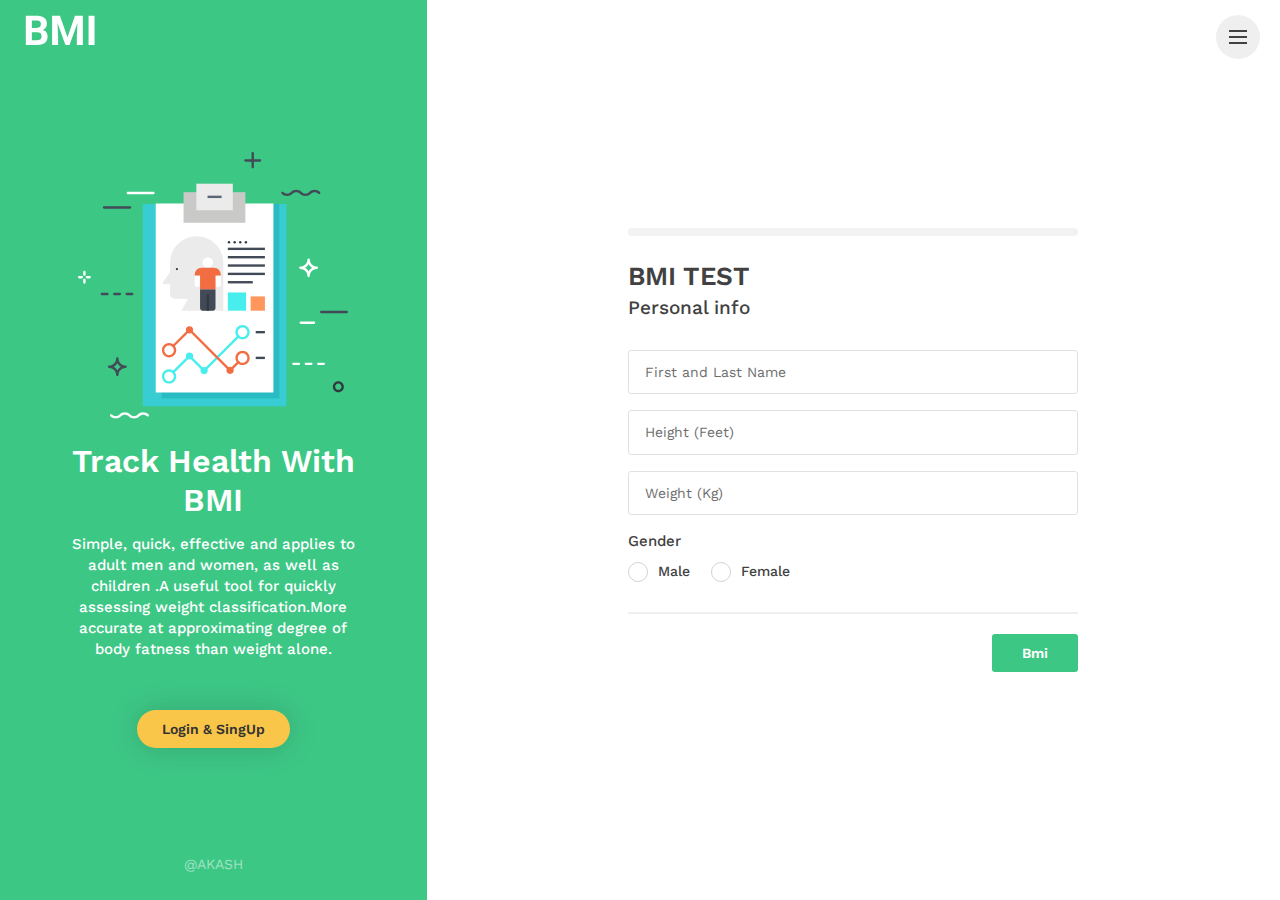
<file: index.html>
<!DOCTYPE html>
<html lang="en">

<head>
    <meta charset="utf-8">
    <meta name="viewport" content="width=device-width, initial-scale=1">
    <meta name="description" content="">
    <title>Bmi Test</title>
	<link rel="icon" type="image/png" href="./img/BMI (1).png">

    <!-- GOOGLE WEB FONT -->
    <link href="https://fonts.googleapis.com/css?family=Work+Sans:400,500,600" rel="stylesheet">

	<link rel="stylesheet" href="https://cdnjs.cloudflare.com/ajax/libs/font-awesome/6.5.2/css/all.min.css" integrity="sha512-SnH5WK+bZxgPHs44uWIX+LLJAJ9/2PkPKZ5QiAj6Ta86w+fsb2TkcmfRyVX3pBnMFcV7oQPJkl9QevSCWr3W6A==" crossorigin="anonymous" referrerpolicy="no-referrer" />

    <!-- BASE CSS -->
    <link href="css/bootstrap.min.css" rel="stylesheet">
	<link href="css/menu.css" rel="stylesheet">
    <link href="css/style.css" rel="stylesheet">
	<link href="css/vendors.css" rel="stylesheet">

    <!-- YOUR CUSTOM CSS -->
    <link href="css/custom.css" rel="stylesheet">
	
	<!-- MODERNIZR MENU -->
	<script src="js/modernizr.js"></script>

</head>

<body>
	
	<div id="preloader">
		<div data-loader="circle-side"></div>
	</div><!-- /Preload -->
	
	<div id="loader_form">
		<div data-loader="circle-side-2"></div>
	</div><!-- /loader_form -->
	
	<nav>
		<ul class="cd-primary-nav">
			<li><a href="index.html" class="animated_link">Version 1</a></li>
			<li><a href="index-2.html" class="animated_link">Version 2</a></li>
			<li><a href="index-3.html" class="animated_link">Version 3</a></li>
			<li><a href="index-4.html" class="animated_link">File Attachment demo</a></li>
			<li><a href="about.html" class="animated_link">About Us</a></li>
			<li><a href="contacts.html" class="animated_link">Contact Us</a></li>
			<li><a href="https://1.envato.market/A6oJN" class="animated_link" target="_parent">Purchase Template</a></li>
		</ul>
	</nav>
	<!-- /menu -->
	
	<div class="container-fluid">
	    <div class="row row-height">
	        <div class="col-xl-4 col-lg-4 content-left">
	            <div class="content-left-wrapper">
	                <a href="index.html" id="logo">
						<svg width="81" height="30" viewBox="0 0 81 35" fill="none" xmlns="http://www.w3.org/2000/svg">
							<path d="M13.4062 20.0234H4.64062L4.59375 15.1953H11.9531C13.25 15.1953 14.3125 15.0312 15.1406 14.7031C15.9688 14.3594 16.5859 13.8672 16.9922 13.2266C17.4141 12.5703 17.625 11.7734 17.625 10.8359C17.625 9.77344 17.4219 8.91406 17.0156 8.25781C16.625 7.60156 16.0078 7.125 15.1641 6.82812C14.3359 6.53125 13.2656 6.38281 11.9531 6.38281H7.07812V35H0.046875V0.875H11.9531C13.9375 0.875 15.7109 1.0625 17.2734 1.4375C18.8516 1.8125 20.1875 2.38281 21.2812 3.14844C22.375 3.91406 23.2109 4.88281 23.7891 6.05469C24.3672 7.21094 24.6562 8.58594 24.6562 10.1797C24.6562 11.5859 24.3359 12.8828 23.6953 14.0703C23.0703 15.2578 22.0781 16.2266 20.7188 16.9766C19.375 17.7266 17.6172 18.1406 15.4453 18.2188L13.4062 20.0234ZM13.1016 35H2.71875L5.46094 29.5156H13.1016C14.3359 29.5156 15.3438 29.3203 16.125 28.9297C16.9062 28.5234 17.4844 27.9766 17.8594 27.2891C18.2344 26.6016 18.4219 25.8125 18.4219 24.9219C18.4219 23.9219 18.25 23.0547 17.9062 22.3203C17.5781 21.5859 17.0469 21.0234 16.3125 20.6328C15.5781 20.2266 14.6094 20.0234 13.4062 20.0234H6.63281L6.67969 15.1953H15.1172L16.7344 17.0938C18.8125 17.0625 20.4844 17.4297 21.75 18.1953C23.0312 18.9453 23.9609 19.9219 24.5391 21.125C25.1328 22.3281 25.4297 23.6172 25.4297 24.9922C25.4297 27.1797 24.9531 29.0234 24 30.5234C23.0469 32.0078 21.6484 33.125 19.8047 33.875C17.9766 34.625 15.7422 35 13.1016 35ZM33.9141 0.875H39.8672L48.6328 25.9297L57.3984 0.875H63.3516L51.0234 35H46.2422L33.9141 0.875ZM30.7031 0.875H36.6328L37.7109 25.2969V35H30.7031V0.875ZM60.6328 0.875H66.5859V35H59.5547V25.2969L60.6328 0.875ZM80.2266 0.875V35H73.2188V0.875H80.2266Z" fill="white"/>
							</svg>
							
					</a>
	                <div id="social">
	                    <ul>
                            <li><a href="#0"><i class="fa-brands fa-facebook"></i></a></li>
							<li><a href="#0"><i class="fa-brands fa-twitter"></i></a></li>
							<li><a href="#0"><i class="fa-brands fa-instagram"></i></a></li>
							<li><a href="#0"><i class="fa-brands fa-linkedin"></i></a></li>
                        </ul>
	                </div>
	                <!-- /social -->
	                <div>
	                    <figure><img src="img/info_graphic_1.svg" alt="" class="img-fluid" width="270" height="270"></figure>
	                    <h2>Track Health With BMI</h2>
	                    <p>Simple, quick, effective and applies to adult men and women, as well as children .A useful tool for quickly assessing weight classification.More accurate at approximating degree of body fatness than weight alone.
						</p>
	                    <a href="https://1.envato.market/A6oJN" class="btn_1 rounded yellow" target="_parent">Login & SingUp</a>
	                    <a href="#start" class="btn_1 rounded mobile_btn yellow">Start Now!</a>
	                </div>
	                <div class="copy">@AKASH</div>
	            </div>
	            <!-- /content-left-wrapper -->
	        </div>
	        <!-- /content-left -->
	        <div class="col-xl-8 col-lg-8 content-right" id="start">
	            <div id="wizard_container">
	                <div id="top-wizard">
	                    <span id="location"></span>
	                    <div id="progressbar"></div>
	                </div>
	                <!-- /top-wizard -->
	                <form id="wrapped" method="" enctype="multipart/form-data">
	                    <input id="website" name="website" type="text" value="">
	                    <!-- Leave for security protection, read docs for details -->
	                    <div id="middle-wizard">
	                        <div class="step">
	                            <h2 class="section_title">BMI TEST</h2>
	                            <h3 class="main_question">Personal info</h3>
	                            <div class="form-group add_top_30">
	                                <label for="name">First and Last Name</label>
	                                <input type="text" name="name" id="name" class="form-control required" onchange="getVals(this, 'name_field');">
	                            </div>
	                            <div class="form-group">
	                                <label for="email">Height (Feet)</label>
	                                <input type="number" name="email" id="email" class="form-control required" onchange="getVals(this, 'email_field');">
	                            </div>
	                            <div class="form-group">
	                                <label for="phone">Weight (Kg)</label>
	                                <input type="text" name="phone" id="phone" class="form-control required">
	                            </div>
								<label>Gender</label>
								<div class="form-group radio_input">
								    <label class="container_radio me-3">Male
								        <input type="radio" name="gender" value="Male" class="required">
								        <span class="checkmark"></span>
								    </label>
								    <label class="container_radio">Female
								        <input type="radio" name="gender" value="Female" class="required">
								        <span class="checkmark"></span>
								    </label>
								</div>
	                        </div>
	                        <!-- /step-->

	                        <!-- /Start Branch ============================== -->
	                        <div class="step" data-state="branchtype">
									<h2 class="section_title">BMI Result</h2>
	                            <h3 class="main_question">Bmi Keep Track Of Our Health</h3>
	                            <div class="form-group bmiee">
									<div class="result2">
										<!-- <label id="bmires" class="container_radio version_2">50</label> -->
									</div>
	                                    <!-- <input type="radio" name="availability" value="Full-time" class="required"> -->
	                                    <!-- <span class="checkmark"></span> -->
	                                <!-- </label> -->
									<div class="mainsummmry">
									</div>
	                                    <!-- <input type="radio" name="availability" value="Part-time" class="required">
	                                    <span class="checkmark"></span> -->
	                                <label class="container_radio version_2">Check Bmi History
	                                    <input type="radio" name="availability" value="Freelance-Contract" class="required">
	                                    <span class="checkmark"></span>
	                                </label>
	                            </div>
	                            <small>* Start branch radio based </small>
								<div class="main">

								</div>
	                        </div>

	                        <!-- /Work Availability > Full-time ============================== -->
	                        <div class="branch" id="Full-time">
	                        </div>
	                        <!-- /step-->

	                        <!-- /Work Availability > Part-time ============================== -->
	                        <div class="branch" id="Part-time">
	                        </div>
	                        <!-- /step-->

	                        <!-- /Work Availability > Freelance-Contract ============================== -->
	                        <div class="branch" id="Freelance-Contract">
	                            <div class="step" data-state="end">
	                                <h2 class="section_title">Bmi History</h2>
	                                <h3 class="main_question">Additional Info About Health</h3>
	                                <div class="form-group my">
										<ul class="ids">
											<li>Id</li>
											<li>2</li>
											<li>3</li>
											<li>4</li>
											<li>5</li>
										</ul>
										<ul class="namesaa"></ul>
										<ul class="heights"></ul>
										<ul class="weights"></ul>
										<ul class="bmis"></ul>
	                                </div>
	                            </div>
	                        </div>
	                        <!-- /step-->

	                       
	                        <!-- /step last-->

	                    </div>
	                    <!-- /middle-wizard -->
	                    <div id="bottom-wizard">
	                        <button type="reset" id="prev" name="backward" class="backward">Prev</button>
	                        <button type="button" id="check" name="forward" class="forward">Bmi</button>
	                        <!-- <button type="reset" name="process" class="submit">Reset</button> -->
	                    </div>
	                    <!-- /bottom-wizard -->
	                </form>
					<form action="" class="form2">
						             <div class="step" data-state="branchtype">
	                            <h2 class="section_title">BMI Result</h2>
	                            <h3 class="main_question">Are you available for work?</h3>
	                            <div class="form-group bmiee">
	                                <label id="bmires" class="container_radio version_2">20
	                                    <!-- <input type="radio" name="availability" value="Full-time" class="required"> -->
	                                    <!-- <span class="checkmark"></span> -->
	                                </label>
	                                <label id="summry" class="container_radio version_2 res">Lorem ipsum dolor sit amet consectetur adipisicing elit. Fuga veniam magnam architecto ex dolorum dolorem ab repudiandae omnis sit atque!
	                                    <!-- <input type="radio" name="availability" value="Part-time" class="required">
	                                    <span class="checkmark"></span> -->
	                                </label>
	                                <label class="container_radio version_2">Freelance / Contract availability
	                                    <input type="radio" name="availability" value="Freelance-Contract" class="required">
	                                    <span class="checkmark"></span>
	                                </label>
	                            </div>
	                            <small>* Start branch radio based </small>
	                        </div>
					</form>
	            </div>
	            <!-- /Wizard container -->
	        </div>
	        <!-- /content-right-->
	    </div>
	    <!-- /row-->
	</div>
	<!-- /container-fluid -->

	<div class="cd-overlay-nav">
		<span></span>
	</div>
	<!-- /cd-overlay-nav -->

	<div class="cd-overlay-content">
		<span></span>
	</div>
	<!-- /cd-overlay-content -->

	<a href="#0" class="cd-nav-trigger">Menu<span class="cd-icon"></span></a>
	<!-- /menu button -->
	
	<!-- Modal terms -->
	<div class="modal fade" id="terms-txt" tabindex="-1" role="dialog" aria-labelledby="termsLabel" aria-hidden="true">
		<div class="modal-dialog modal-dialog-centered">
			<div class="modal-content">
				<div class="modal-header">
					<h4 class="modal-title" id="termsLabel">Terms and conditions</h4>
					<button type="button" class="btn-close" data-bs-dismiss="modal" aria-label="Close"></button>
				</div>
				<div class="modal-body">
					<p>Lorem ipsum dolor sit amet, in porro albucius qui, in <strong>nec quod novum accumsan</strong>, mei ludus tamquam dolores id. No sit debitis meliore postulant, per ex prompta alterum sanctus, pro ne quod dicunt sensibus.</p>
					<p>Lorem ipsum dolor sit amet, in porro albucius qui, in nec quod novum accumsan, mei ludus tamquam dolores id. No sit debitis meliore postulant, per ex prompta alterum sanctus, pro ne quod dicunt sensibus. Lorem ipsum dolor sit amet, <strong>in porro albucius qui</strong>, in nec quod novum accumsan, mei ludus tamquam dolores id. No sit debitis meliore postulant, per ex prompta alterum sanctus, pro ne quod dicunt sensibus.</p>
					<p>Lorem ipsum dolor sit amet, in porro albucius qui, in nec quod novum accumsan, mei ludus tamquam dolores id. No sit debitis meliore postulant, per ex prompta alterum sanctus, pro ne quod dicunt sensibus.</p>
				</div>
				<div class="modal-footer">
					<button type="button" class="btn_1" data-bs-dismiss="modal">Close</button>
				</div>
			</div>
			<!-- /.modal-content -->
		</div>
		<!-- /.modal-dialog -->
	</div>
	<!-- /.modal -->
	
	
	<!-- COMMON SCRIPTS -->
	<script src="js/jquery-3.7.1.min.js"></script>
    <script src="js/common_scripts.min.js"></script>
	<script src="js/velocity.min.js"></script>
	<script src="js/common_functions.js"></script>
	<script src="js/file-validator.js"></script>

	<!-- Wizard script-->
	<script src="js/func_1.js"></script>
	<script src="./js/app.js"></script>

</body>
</html>
</file>
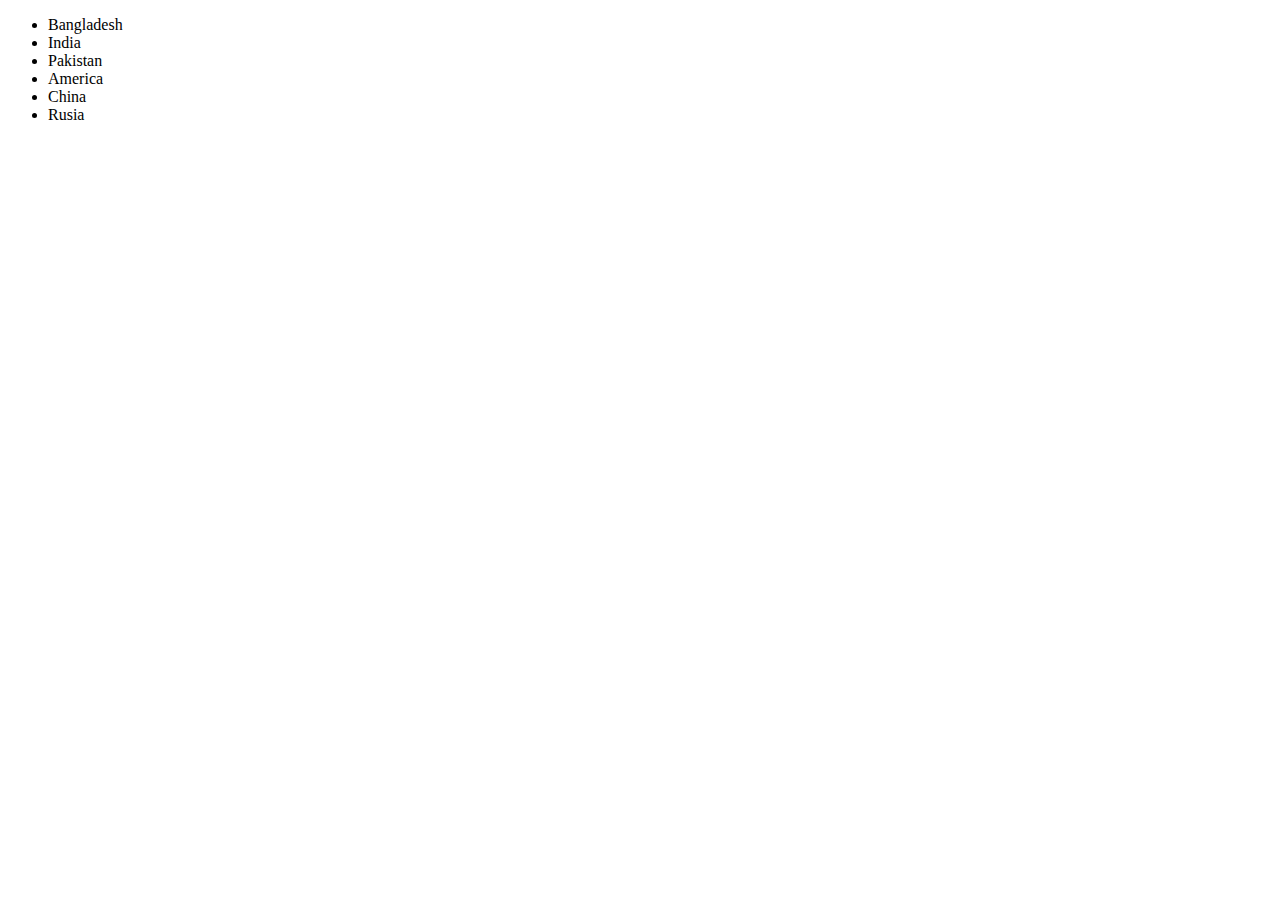
<file: new.html>
<!DOCTYPE html>
<html lang="en">
<head>
	<meta charset="UTF-8">
	<meta name="viewport" content="width=device-width, initial-scale=1.0">
	<title>Document</title>
</head>
<body>
	<div class="main"></div>

	<script src="./js/city.js"></script>
</body>
</html>
</file>
<file: css/menu.css>
*,*::after,*::before{-webkit-box-sizing:border-box;-moz-box-sizing:border-box;box-sizing:border-box}*::after,*::before{content:''}.cd-nav-trigger{position:absolute;display:inline-block}.cd-nav-trigger{top:15px;right:20px;height:44px;width:44px;z-index:5;overflow:hidden;text-indent:100%;white-space:nowrap}@media (max-width: 991px){.cd-nav-trigger{top:10px;right:15px}}.cd-nav-trigger .cd-icon{position:absolute;left:50%;top:50%;bottom:auto;right:auto;-webkit-transform:translateX(-50%) translateY(-50%);-moz-transform:translateX(-50%) translateY(-50%);-ms-transform:translateX(-50%) translateY(-50%);-o-transform:translateX(-50%) translateY(-50%);transform:translateX(-50%) translateY(-50%);display:inline-block;width:18px;height:2px;background-color:#222;z-index:10}.cd-nav-trigger .cd-icon::before,.cd-nav-trigger .cd-icon:after{position:absolute;top:0;right:0;width:100%;height:100%;background-color:#222;-webkit-transform:translateZ(0);-moz-transform:translateZ(0);-ms-transform:translateZ(0);-o-transform:translateZ(0);transform:translateZ(0);-webkit-backface-visibility:hidden;backface-visibility:hidden;-webkit-transition:-webkit-transform .3s;-moz-transition:-moz-transform .3s;transition:transform .3s}.cd-nav-trigger .cd-icon::before{-webkit-transform:translateY(-6px) rotate(0deg);-moz-transform:translateY(-6px) rotate(0deg);-ms-transform:translateY(-6px) rotate(0deg);-o-transform:translateY(-6px) rotate(0deg);transform:translateY(-6px) rotate(0deg)}.cd-nav-trigger .cd-icon::after{-webkit-transform:translateY(6px) rotate(0deg);-moz-transform:translateY(6px) rotate(0deg);-ms-transform:translateY(6px) rotate(0deg);-o-transform:translateY(6px) rotate(0deg);transform:translateY(6px) rotate(0deg)}.cd-nav-trigger::before,.cd-nav-trigger::after{position:absolute;top:0;left:0;border-radius:50%;height:100%;width:100%;-webkit-transform:translateZ(0);-moz-transform:translateZ(0);-ms-transform:translateZ(0);-o-transform:translateZ(0);transform:translateZ(0);-webkit-backface-visibility:hidden;backface-visibility:hidden;-webkit-transition-property:-webkit-transform;-moz-transition-property:-moz-transform;transition-property:transform}.cd-nav-trigger::before{background-color:#ededed;-webkit-transform:scale(1);-moz-transform:scale(1);-ms-transform:scale(1);-o-transform:scale(1);transform:scale(1);-webkit-transition-duration:0.3s;-moz-transition-duration:0.3s;transition-duration:0.3s;-webkit-transition-delay:0.4s;-moz-transition-delay:0.4s;transition-delay:0.4s}@media (max-width: 991px){.cd-nav-trigger::before{background-color:#fff}}@media (max-width: 991px){header .cd-nav-trigger::before{background-color:#ededed}}.cd-nav-trigger::after{background-color:#ededed;-webkit-transform:scale(0);-moz-transform:scale(0);-ms-transform:scale(0);-o-transform:scale(0);transform:scale(0);-webkit-transition-duration:0s;-moz-transition-duration:0s;transition-duration:0s;-webkit-transition-delay:0s;-moz-transition-delay:0s;transition-delay:0s}.cd-nav-trigger.close-nav::before{-webkit-transform:scale(0);-moz-transform:scale(0);-ms-transform:scale(0);-o-transform:scale(0);transform:scale(0)}.cd-nav-trigger.close-nav::after{-webkit-transform:scale(1);-moz-transform:scale(1);-ms-transform:scale(1);-o-transform:scale(1);transform:scale(1);-webkit-transition-duration:0.3s;-moz-transition-duration:0.3s;transition-duration:0.3s;-webkit-transition-delay:0.4s;-moz-transition-delay:0.4s;transition-delay:0.4s}.cd-nav-trigger.close-nav .cd-icon{background-color:transparent}.cd-nav-trigger.close-nav .cd-icon::before,.cd-nav-trigger.close-nav .cd-icon::after{background-color:#222}.cd-nav-trigger.close-nav .cd-icon::before{-webkit-transform:translateY(0) rotate(45deg);-moz-transform:translateY(0) rotate(45deg);-ms-transform:translateY(0) rotate(45deg);-o-transform:translateY(0) rotate(45deg);transform:translateY(0) rotate(45deg)}.cd-nav-trigger.close-nav .cd-icon::after{-webkit-transform:translateY(0) rotate(-45deg);-moz-transform:translateY(0) rotate(-45deg);-ms-transform:translateY(0) rotate(-45deg);-o-transform:translateY(0) rotate(-45deg);transform:translateY(0) rotate(-45deg)}.cd-primary-nav{position:fixed;left:0;top:0;height:100%;width:100%;padding:80px 5%;z-index:3;background-color:#fff;overflow:auto;-webkit-overflow-scrolling:touch;visibility:hidden;opacity:0;-webkit-transition:visibility 0s, opacity 0.3s;-moz-transition:visibility 0s, opacity 0.3s;transition:visibility 0s, opacity 0.3s}ul.cd-primary-nav{list-style:none;padding:80px 0 0 0;margin:0}.cd-primary-nav li{margin:1.2em 0;text-align:center;text-transform:capitalize}.cd-primary-nav a{-webkit-font-smoothing:antialiased;-moz-osx-font-smoothing:grayscale;-webkit-transition:color 0.2s;-moz-transition:color 0.2s;transition:color 0.2s;color:#777;font-size:18px}.no-touch .cd-primary-nav a:hover{color:#1dbe72}.cd-primary-nav.fade-in{visibility:visible;opacity:1}@media only screen and (min-width: 768px){.cd-primary-nav li{margin:2em 0}.cd-primary-nav a{font-size:21px}}@media only screen and (min-width: 1170px){.cd-primary-nav li{margin:2.6em 0}.cd-primary-nav a{font-size:24px}}.cd-overlay-nav,.cd-overlay-content{position:fixed;top:18px;right:5%;height:4px;width:4px;-webkit-transform:translateX(-20px) translateY(20px);-moz-transform:translateX(-20px) translateY(20px);-ms-transform:translateX(-20px) translateY(20px);-o-transform:translateX(-20px) translateY(20px);transform:translateX(-20px) translateY(20px)}.cd-overlay-nav span,.cd-overlay-content span{display:inline-block;position:absolute;border-radius:50%;-webkit-transform:translateZ(0);-moz-transform:translateZ(0);-ms-transform:translateZ(0);-o-transform:translateZ(0);transform:translateZ(0);-webkit-backface-visibility:hidden;backface-visibility:hidden;will-change:transform;-webkit-transform-origin:50% 50%;-moz-transform-origin:50% 50%;-ms-transform-origin:50% 50%;-o-transform-origin:50% 50%;transform-origin:50% 50%;-webkit-transform:scale(0);-moz-transform:scale(0);-ms-transform:scale(0);-o-transform:scale(0);transform:scale(0)}.cd-overlay-nav.is-hidden,.cd-overlay-content.is-hidden{opacity:0;visibility:hidden;-webkit-transition:opacity .3s 0s, visibility 0s .3s;-moz-transition:opacity .3s 0s, visibility 0s .3s;transition:opacity .3s 0s, visibility 0s .3s}.cd-overlay-nav{z-index:2}.cd-overlay-nav span{background-color:#1dbe72}.cd-overlay-content{z-index:4}.cd-overlay-content span{background-color:#1dbe72}
</file>
<file: css/style.css>
/*
Theme Name: Potenza v 2.3
Theme URI: http://www.ansonika.com/ponteza/
Author: Ansonika
Author URI: http://themeforest.net/user/Ansonika/

[Table of contents] 

1. SITE STRUCTURE and TYPOGRAPHY
- 1.1 Typography
- 1.2 Buttons
- 1.3 Structure

2. CONTENT
- 2.1 Wizard
- 2.2 Success submit
- 2.3 Inner pages

3. COMMON
- 3.1 Misc
- 3.2 Spacing
- 3.3 Float Labels

/*============================================================================================*/
/* 1.  SITE STRUCTURE and TYPOGRAPHY */
/*============================================================================================*/
/*-------- 1.1 Typography --------*/
/* rem reference
10px = 0.625rem
12px = 0.75rem
14px = 0.875rem
16px = 1rem (base)
18px = 1.125rem
20px = 1.25rem
24px = 1.5rem
30px = 1.875rem
32px = 2rem
*/
html,
body {
  height: 100%;
}

html * {
  -webkit-font-smoothing: antialiased;
  -moz-osx-font-smoothing: grayscale;
}

body {
  background: #fff;
  font-size: 15px;
  font-size: 0.9375rem;
  line-height: 1.4;
  font-family: "Work Sans", Arial, sans-serif;
  color: #555;
}

h1,
h2,
h3,
h4,
h5,
h6 {
  color: #222;
}

p {
  margin-bottom: 25px;
}

strong {
  font-weight: 500;
}

label {
  font-weight: 500;
  margin-bottom: 5px;
  color: #222;
}

hr {
  margin: 30px 0 30px 0;
  border-color: #ddd;
}

ul, ol {
  list-style: none;
  margin: 0 0 25px 0;
  padding: 0;
}

/*General links color*/
a {
  color: #1dbe72;
  text-decoration: none;
  -moz-transition: all 0.3s ease-in-out;
  -o-transition: all 0.3s ease-in-out;
  -webkit-transition: all 0.3s ease-in-out;
  -ms-transition: all 0.3s ease-in-out;
  transition: all 0.3s ease-in-out;
  outline: none;
}
a:hover, a:focus {
  color: #111;
  text-decoration: none;
  outline: none;
}

a.animated_link {
  position: relative;
  text-decoration: none;
}

a.animated_link {
  position: relative;
  text-decoration: none;
}
a.animated_link:before {
  content: "";
  position: absolute;
  width: 100%;
  height: 1px;
  bottom: -5px;
  opacity: 1;
  left: 0;
  background-color: #1dbe72;
  visibility: hidden;
  -webkit-transform: scaleX(0);
  transform: scaleX(0);
  -moz-transition: all 0.3s ease;
  -o-transition: all 0.3s ease;
  -webkit-transition: all 0.3s ease;
  -ms-transition: all 0.3s ease;
  transition: all 0.3s ease;
}
a.animated_link:hover:before {
  visibility: visible;
  -webkit-transform: scaleX(1);
  transform: scaleX(1);
}

a.animated_link.active {
  position: relative;
  text-decoration: none;
  color: #1dbe72;
}
a.animated_link.active:before {
  content: "";
  position: absolute;
  width: 100%;
  height: 1px;
  bottom: -5px;
  opacity: 1;
  left: 0;
  background-color: #1dbe72;
  visibility: visible;
  -webkit-transform: scaleX(1);
  transform: scaleX(1);
}

/*-------- 1.2 Buttons --------*/
a.btn_1,
.btn_1 {
  border: none;
  color: #fff;
  background: #1dbe72;
  outline: none;
  cursor: pointer;
  display: inline-block;
  text-decoration: none;
  padding: 12px 25px;
  color: #fff;
  font-weight: 600;
  text-align: center;
  line-height: 1;
  -moz-transition: all 0.3s ease-in-out;
  -o-transition: all 0.3s ease-in-out;
  -webkit-transition: all 0.3s ease-in-out;
  -ms-transition: all 0.3s ease-in-out;
  transition: all 0.3s ease-in-out;
  -webkit-border-radius: 3px;
  -moz-border-radius: 3px;
  -ms-border-radius: 3px;
  border-radius: 3px;
  font-size: 14px;
  font-size: 0.875rem;
}
a.btn_1:hover,
.btn_1:hover {
  background-color: #d80075;
}
a.btn_1.full-width,
.btn_1.full-width {
  display: block;
  width: 100%;
  text-align: center;
  margin-bottom: 5px;
}
a.btn_1.small,
.btn_1.small {
  padding: 7px 10px;
  font-size: 13px;
  font-size: 0.8125rem;
}
a.btn_1.medium,
.btn_1.medium {
  font-size: 16px;
  font-size: 1rem;
  padding: 18px 30px;
}
a.btn_1.rounded,
.btn_1.rounded {
  -webkit-border-radius: 25px !important;
  -moz-border-radius: 25px !important;
  -ms-border-radius: 25px !important;
  border-radius: 25px !important;
  -webkit-box-shadow: 0px 0px 30px 0px rgba(0, 0, 0, 0.2);
  -moz-box-shadow: 0px 0px 30px 0px rgba(0, 0, 0, 0.2);
  box-shadow: 0px 0px 30px 0px rgba(0, 0, 0, 0.2);
}
a.btn_1.yellow,
.btn_1.yellow {
  background: #f8bd2c;
  color: #111;
}
a.btn_1.yellow:hover,
.btn_1.yellow:hover {
  background-color: #d80075;
  color: #fff;
}

/*-------- 1.3 Structure --------*/
/* Preloader */
#preloader {
  position: fixed;
  top: 0;
  left: 0;
  right: 0;
  width: 100%;
  height: 100%;
  bottom: 0;
  background-color: #fff;
  z-index: 999999;
}

[data-loader="circle-side"] {
  position: absolute;
  width: 50px;
  height: 50px;
  top: 50%;
  left: 50%;
  margin-left: -25px;
  margin-top: -25px;
  -webkit-animation: circle infinite .95s linear;
  -moz-animation: circle infinite .95s linear;
  -o-animation: circle infinite .95s linear;
  animation: circle infinite .95s linear;
  border: 2px solid #333;
  border-top-color: rgba(0, 0, 0, 0.2);
  border-right-color: rgba(0, 0, 0, 0.2);
  border-bottom-color: rgba(0, 0, 0, 0.2);
  border-radius: 100%;
}

#loader_form {
  position: fixed;
  top: 0;
  left: 0;
  right: 0;
  width: 100%;
  height: 100%;
  bottom: 0;
  background-color: #fff;
  background-color: rgba(255, 255, 255, 0.6);
  z-index: 999999;
  display: none;
}

[data-loader="circle-side-2"] {
  position: absolute;
  width: 50px;
  height: 50px;
  top: 50%;
  left: 50%;
  margin-left: -25px;
  margin-top: -25px;
  -webkit-animation: circle infinite .95s linear;
  -moz-animation: circle infinite .95s linear;
  -o-animation: circle infinite .95s linear;
  animation: circle infinite .95s linear;
  border: 2px solid #333;
  border-top-color: rgba(0, 0, 0, 0.2);
  border-right-color: rgba(0, 0, 0, 0.2);
  border-bottom-color: rgba(0, 0, 0, 0.2);
  border-radius: 100%;
}

@-webkit-keyframes circle {
  0% {
    -webkit-transform: rotate(0);
    -ms-transform: rotate(0);
    -o-transform: rotate(0);
    transform: rotate(0);
  }
  100% {
    -webkit-transform: rotate(360deg);
    -ms-transform: rotate(360deg);
    -o-transform: rotate(360deg);
    transform: rotate(360deg);
  }
}
@-moz-keyframes circle {
  0% {
    -webkit-transform: rotate(0);
    -ms-transform: rotate(0);
    -o-transform: rotate(0);
    transform: rotate(0);
  }
  100% {
    -webkit-transform: rotate(360deg);
    -ms-transform: rotate(360deg);
    -o-transform: rotate(360deg);
    transform: rotate(360deg);
  }
}
@-o-keyframes circle {
  0% {
    -webkit-transform: rotate(0);
    -ms-transform: rotate(0);
    -o-transform: rotate(0);
    transform: rotate(0);
  }
  100% {
    -webkit-transform: rotate(360deg);
    -ms-transform: rotate(360deg);
    -o-transform: rotate(360deg);
    transform: rotate(360deg);
  }
}
@keyframes circle {
  0% {
    -webkit-transform: rotate(0);
    -ms-transform: rotate(0);
    -o-transform: rotate(0);
    transform: rotate(0);
  }
  100% {
    -webkit-transform: rotate(360deg);
    -ms-transform: rotate(360deg);
    -o-transform: rotate(360deg);
    transform: rotate(360deg);
  }
}
.row-height {
  height: 100vh;
}
@media (max-width: 991px) {
  .row-height {
    height: auto;
  }
}

.content-left {
  background-color: #1dbe72;
  padding: 0;
}

.content-left-wrapper {
  display: flex;
  justify-content: center;
  align-items: center;
  height: 100%;
  min-height: 100%;
  padding: 60px 60px 35px 60px;
  color: #fff;
  text-align: center;
  position: relative;
}
@media (max-width: 991px) {
  .content-left-wrapper {
    height: auto;
    padding: 95px 30px 35px 30px;
  }
}
@media (max-width: 767px) {
  .content-left-wrapper {
    padding: 95px 15px 35px 15px;
  }
}
@media (max-width: 991px) {
  .content-left-wrapper figure img {
    height: 200px;
  }
}
.content-left-wrapper h2 {
  color: #fff;
  font-size: 32px;
  font-size: 2rem;
  margin: 20px 0 15px 0;
  font-weight: 600;
}
@media (max-width: 767px) {
  .content-left-wrapper h2 {
    font-size: 26px;
    font-size: 1.625rem;
  }
}
.content-left-wrapper p {
  font-size: 15px;
  font-size: 0.9375rem;
  font-weight: 500;
}
@media (max-width: 767px) {
  .content-left-wrapper p {
    font-size: 14px;
    font-size: 0.875rem;
  }
}
.content-left-wrapper .copy {
  font-size: 14px;
  font-size: 0.875rem;
}
.content-left-wrapper .btn_1 {
  margin: 25px 0 25px 0;
}
@media (max-width: 991px) {
  .content-left-wrapper .btn_1 {
    display: none;
  }
}
.content-left-wrapper .btn_1.mobile_btn {
  display: none;
}
@media (max-width: 767px) {
  .content-left-wrapper .btn_1.mobile_btn {
    margin: 5px 0 30px 0;
    display: inline-block;
  }
}

.content-right {
  position: relative;
  padding: 60px;
  height: 100%;
  min-height: 100%;
  overflow-y: scroll;
  display: flex;
  justify-content: center;
  align-items: center;
}
@media (max-width: 991px) {
  .content-right {
    height: auto;
    padding: 30px 15px;
  }
}

a#logo {
  position: absolute;
  left: 20px;
  top: 15px;
  display: block;
  height: 35px;
}
@media (max-width: 991px) {
  a#logo {
    left: 15px;
    top: 10px;
  }
}

#social {
  position: absolute;
  top: 15px;
  right: 20px;
}
@media (max-width: 991px) {
  #social {
    right: 70px;
  }
}
#social ul {
  margin: 0;
  padding: 0;
  text-align: center;
}
#social ul li {
  float: left;
  margin: 0 5px 10px 5px;
  list-style: none;
}
#social ul li a {
  color: #fff;
  opacity: 0.6;
  text-align: center;
  line-height: 35px;
  display: block;
  font-size: 16px;
  font-size: 1rem;
  -moz-transition: all 0.3s ease-in-out;
  -o-transition: all 0.3s ease-in-out;
  -webkit-transition: all 0.3s ease-in-out;
  -ms-transition: all 0.3s ease-in-out;
  transition: all 0.3s ease-in-out;
}
#social ul li a:hover {
  opacity: 1;
}

.copy {
  position: absolute;
  bottom: 25px;
  left: 0;
  width: 100%;
  opacity: 0.5;
}
@media (max-width: 991px) {
  .copy {
    display: none;
  }
}

/*============================================================================================*/
/* 2.  CONTENT */
/*============================================================================================*/
/*-------- 2.1 Wizard --------*/
#left_form {
  text-align: center;
}
#left_form h2 {
  font-size: 28px;
  font-size: 1.75rem;
  color: #0686D8;
}
@media (max-width: 767px) {
  #left_form figure img {
    height: 130px;
    width: auto;
  }
}

input#website {
  display: none;
}

#wizard_container {
  width: 450px;
}
@media (max-width: 767px) {
  #wizard_container {
    width: 100%;
  }
}

h2.section_title {
  display: block;
  font-size: 26px;
  font-size: 1.625rem;
  margin-bottom: 5px;
  font-weight: 600;
}

h3.main_question {
  margin: 0 0 30px 0;
  padding: 0;
  font-weight: 500;
  font-size: 19px;
  font-size: 1.1875rem;
}

/* Wizard Buttons*/
button.backward,
button.forward,
button.submit {
  border: none;
  color: #fff;
  text-decoration: none;
  transition: background .5s ease;
  -moz-transition: background .5s ease;
  -webkit-transition: background .5s ease;
  -o-transition: background .5s ease;
  display: inline-block;
  cursor: pointer;
  outline: none;
  text-align: center;
  background: #1dbe72;
  position: relative;
  font-size: 14px;
  font-size: 0.875rem;
  font-weight: 600;
  -webkit-border-radius: 3px;
  -moz-border-radius: 3px;
  -ms-border-radius: 3px;
  border-radius: 3px;
  line-height: 1;
  padding: 12px 30px;
}

button.backward {
  color: #777;
  background: #e8e8e8;
}

button[disabled] {
  display: none;
}

.backward:hover,
.forward:hover {
  background: #d80075;
  color: #fff;
}

#top-wizard {
  padding-bottom: 25px;
}

#bottom-wizard {
  border-top: 2px solid #ededed;
  padding-top: 20px;
  text-align: right;
  margin-top: 30px;
}

.ui-widget-content {
  background-color: transparent;
}

.ui-widget-content a {
  color: #222222;
}

.ui-widget-header {
  background: #6C3;
  -webkit-border-radius: 10px;
  -moz-border-radius: 10px;
  -ms-border-radius: 10px;
  border-radius: 10px;
}

.ui-widget-header a {
  color: #222222;
}

.ui-progressbar {
  height: 8px;
  width: 100%;
  -webkit-border-radius: 15px;
  -moz-border-radius: 15px;
  -ms-border-radius: 15px;
  border-radius: 15px;
}

#location {
  font-size: 12px;
  font-size: 0.75rem;
}

#progressbar {
  -webkit-border-radius: 5px;
  -moz-border-radius: 5px;
  -ms-border-radius: 5px;
  border-radius: 5px;
  background-color: #f0f0f0;
  overflow: hidden;
}

.ui-progressbar .ui-progressbar-value {
  height: 100%;
  -webkit-transition: all 0.2s ease;
  transition: all 0.2s ease;
}

.summary {
  text-align: center;
}
.summary .wrapper {
  padding: 60px 30px;
}
.summary h3 {
  margin-bottom: 25px;
}
.summary label {
  font-weight: 500;
}

/*-------- 2.2 Success submit --------*/
#success {
  position: absolute;
  top: 50%;
  left: 50%;
  width: 300px;
  height: 190px;
  margin-top: -85px;
  margin-left: -150px;
  text-align: center;
}
#success h4 {
  font-weight: 400;
  margin: 20px 0 0 0;
  font-size: 18px;
  font-size: 1.125rem;
}
#success h4 span {
  display: block;
  margin-bottom: 0;
  font-weight: 500;
  font-size: 21px;
  font-size: 1.3125rem;
}

@-webkit-keyframes checkmark {
  0% {
    stroke-dashoffset: 50px;
  }
  100% {
    stroke-dashoffset: 0;
  }
}
@-ms-keyframes checkmark {
  0% {
    stroke-dashoffset: 50px;
  }
  100% {
    stroke-dashoffset: 0;
  }
}
@keyframes checkmark {
  0% {
    stroke-dashoffset: 50px;
  }
  100% {
    stroke-dashoffset: 0;
  }
}
@-webkit-keyframes checkmark-circle {
  0% {
    stroke-dashoffset: 240px;
  }
  100% {
    stroke-dashoffset: 480px;
  }
}
@-ms-keyframes checkmark-circle {
  0% {
    stroke-dashoffset: 240px;
  }
  100% {
    stroke-dashoffset: 480px;
  }
}
@keyframes checkmark-circle {
  0% {
    stroke-dashoffset: 240px;
  }
  100% {
    stroke-dashoffset: 480px;
  }
}
.inlinesvg .svg svg {
  display: inline;
}

.icon--order-success.svg:before {
  width: auto;
  margin: 0;
}

.icon--order-success svg path {
  -webkit-animation: checkmark 0.25s ease-in-out 0.7s backwards;
  animation: checkmark 0.25s ease-in-out 0.7s backwards;
}

.icon--order-success svg circle {
  -webkit-animation: checkmark-circle 0.6s ease-in-out backwards;
  animation: checkmark-circle 0.6s ease-in-out backwards;
}

/*-------- 2.3 Inner pages --------*/
header {
  position: relative;
  padding: 15px 0;
  background-color: #fff;
  border-bottom: 1px solid #d9e1e6;
}
header .cd-nav-trigger {
  top: 0;
}
header #social {
  right: 80px;
  top: 5px;
}
header #social ul li a {
  color: #333;
}

/* Footer */
footer {
  border-top: 1px solid #ededed;
  padding: 30px 0;
}
footer p {
  margin: 0;
  padding: 0;
  float: right;
}
@media (max-width: 991px) {
  footer p {
    float: none;
  }
}
footer ul {
  float: left;
  margin: 0;
  padding: 0;
}
@media (max-width: 991px) {
  footer ul {
    float: none;
    margin-top: 10px;
  }
}
footer ul li {
  display: inline-block;
  margin-right: 15px;
}
footer ul li:after {
  content: "|";
  font-weight: 300;
  position: relative;
  left: 9px;
  color: #999;
}
footer ul li:last-child {
  margin-right: 0;
}
footer ul li:last-child:after {
  content: "";
}
footer ul li a {
  color: #555;
}
footer ul li a:hover {
  color: #121921;
}

.main_title {
  text-align: center;
}
.main_title h2 {
  margin: 0 0 10px 0;
  padding: 0;
  font-size: 42px;
  font-size: 2.625rem;
  color: #1dbe72;
  text-transform: uppercase;
}
@media (max-width: 767px) {
  .main_title h2 {
    font-size: 32px;
    font-size: 2rem;
  }
}
.main_title h2 em {
  display: block;
  width: 40px;
  height: 4px;
  background-color: #ededed;
  margin: auto;
  -webkit-border-radius: 5px;
  -moz-border-radius: 5px;
  -ms-border-radius: 5px;
  border-radius: 5px;
  margin-bottom: 15px;
}
.main_title p {
  font-size: 18px;
  font-size: 1.125rem;
  padding: 0 10%;
  margin-bottom: 45px;
  color: #777;
}
@media (max-width: 767px) {
  .main_title p {
    font-size: 16px;
    font-size: 1rem;
  }
}

.owl-theme .owl-dots .owl-dot.active span,
.owl-theme .owl-dots .owl-dot:hover span {
  background: #1dbe72 !important;
}

main#general_page {
  background-color: #fff;
}

iframe#map_iframe {
  width: 100%;
  height: 450px;
  border: 0;
}
@media (max-width: 991px) {
  iframe#map_iframe {
    height: 400px;
  }
}

.box_style_2 {
  background-color: #f8f8f8;
  padding: 25px 30px 30px 30px;
  position: relative;
  margin-bottom: 25px;
}
.box_style_2 .form-control {
  background-color: #fff !important;
}

.box_style_2 hr {
  margin: 10px -30px 20px -30px;
  border: 0;
  border-top: 2px solid #fff;
}

ul.contacts_info {
  list-style: none;
  padding: 0;
  margin: 15px 0 0 0;
}

ul.contacts_info li {
  margin-bottom: 15px;
}

ul.contacts_info li:last-child {
  margin-bottom: 0;
}

.error_message {
  font-weight: 500;
  color: red;
  padding-bottom: 10px;
}

.parallax_window_in {
  height: 420px;
  position: relative;
  display: table;
  width: 100%;
}

#sub_content_in {
  display: table-cell;
  padding: 45px 15% 0 15%;
  vertical-align: middle;
  text-align: center;
  background: rgba(0, 0, 0, 0.5);
}
@media (max-width: 767px) {
  #sub_content_in {
    padding: 45px 30px 0 30px;
  }
}
#sub_content_in h1 {
  color: #fff;
  font-weight: 600;
  text-transform: uppercase;
  font-size: 46px;
  font-size: 46px;
  font-size: 2.875rem;
  margin-bottom: 0;
}
@media (max-width: 767px) {
  #sub_content_in h1 {
    font-size: 36px;
    font-size: 2.25rem;
  }
}
#sub_content_in p {
  color: #fff;
  font-size: 24px;
  font-size: 1.5rem;
  font-weight: 300;
}
@media (max-width: 767px) {
  #sub_content_in p {
    font-size: 21px;
    font-size: 1.3125rem;
  }
}

.container_styled_1 {
  background: #f9f9f9;
}

.team-item-img {
  position: relative;
}

.team-item-img .team-item-detail {
  background: none repeat scroll 0 0 rgba(0, 0, 0, 0.8);
  text-align: center;
  color: #fff;
  display: -webkit-flex;
  display: flex;
  height: 100%;
  width: 100%;
  position: absolute;
  top: 0;
  left: 0;
  opacity: 0;
  visibility: hidden;
  overflow: hidden;
  transition: all 0.5s ease-in-out 0s;
  -moz-transition: all 0.5s ease-in-out 0s;
  -webkit-transition: all 0.5s ease-in-out 0s;
  -o-transition: all 0.5s ease-in-out 0s;
}

.team-item:hover .team-item-detail {
  opacity: 1;
  visibility: visible;
}

.team-item-img .team-item-detail .team-item-detail-inner {
  margin: auto;
  padding: 25px;
}

.team-item-detail-inner h4 {
  color: #fff;
  text-transform: uppercase;
  font-weight: 500;
}

.team-item-detail-inner .social {
  margin: 0 0px 25px 0px;
  padding: 0px;
}

.team-item-detail-inner .social li {
  list-style: none;
  display: inline-block;
  margin: 0px 5px;
}
.team-item-detail-inner .social li a {
  color: #fff;
}
.team-item-detail-inner .social li a:hover {
  color: #d80075;
}

.team-item-info {
  padding-top: 15px;
  text-align: center;
  text-transform: uppercase;
}
.team-item-info h4 {
  margin-bottom: 0px;
}

/*============================================================================================*/
/* 3.  COMMON */
/*============================================================================================*/
/*-------- 3.1 Misc --------*/
.body_bg_2 {
  background-color: #f7f8fc;
}

.modal-content {
  border: none;
  -webkit-box-shadow: 0px 0px 20px 0px rgba(0, 0, 0, 0.3);
  -moz-box-shadow: 0px 0px 20px 0px rgba(0, 0, 0, 0.3);
  box-shadow: 0px 0px 20px 0px rgba(0, 0, 0, 0.3);
}

.form-group {
  position: relative;
  margin-bottom: 1rem;
}
.form-group.terms {
  background-color: #f9f9f9;
  padding: 12px 0 0 0;
  text-align: left;
  padding: 8px 5px 5px 8px;
}
.form-group.terms .container_check {
  margin-bottom: 3px;
}
.form-group i {
  font-size: 18px;
  font-size: 1.125rem;
  position: absolute;
  right: 5px;
  top: 11px;
  color: #ccc;
  width: 25px;
  height: 25px;
  display: block;
  font-weight: 400 !important;
}

span.error {
  -moz-transition: all 0.3s ease-in-out;
  -o-transition: all 0.3s ease-in-out;
  -webkit-transition: all 0.3s ease-in-out;
  -ms-transition: all 0.3s ease-in-out;
  transition: all 0.3s ease-in-out;
  font-size: 12px;
  position: absolute;
  -webkit-border-radius: 3px;
  -moz-border-radius: 3px;
  border-radius: 3px;
  top: -20px;
  right: -15px;
  z-index: 2;
  height: 25px;
  line-height: 1;
  background-color: #e34f4f;
  color: #fff;
  font-weight: normal;
  display: inline-block;
  padding: 6px 8px;
}
span.error:after {
  content: '';
  position: absolute;
  border-style: solid;
  border-width: 0 6px 6px 0;
  border-color: transparent #e34f4f;
  display: block;
  width: 0;
  z-index: 1;
  bottom: -6px;
  left: 20%;
}

.container_radio.version_2 .error, .container_check.version_2 .error {
  left: -15px;
  top: -30px;
  right: inherit;
}

.radio_input .error {
  left: -15px;
  top: -30px;
  right: inherit;
}

.styled-select span.error {
  top: -20px;
}

.terms span.error {
  top: -30px;
  left: -15px;
  right: inherit;
}

.form-control {
  border: 1px solid #ddd;
  -webkit-border-radius: 3px;
  -moz-border-radius: 3px;
  -ms-border-radius: 3px;
  border-radius: 3px;
  font-size: 14px;
  font-size: 0.875rem;
  height: calc(2.65rem + 2px);
}
.form-control:focus {
  box-shadow: none;
  border-color: #1dbe72;
}

/* Checkbox style */
.container_check {
  display: block;
  position: relative;
  font-size: 14px;
  font-size: 0.875rem;
  padding-left: 30px;
  line-height: 1.3;
  margin-bottom: 10px;
  cursor: pointer;
  -webkit-user-select: none;
  -moz-user-select: none;
  -ms-user-select: none;
  user-select: none;
  font-weight: 400;
}
.container_check input {
  position: absolute;
  opacity: 0;
  cursor: pointer;
}
.container_check input:checked ~ .checkmark {
  background-color: #1dbe72;
  border: 1px solid transparent;
}
.container_check .checkmark {
  position: absolute;
  top: 0;
  left: 0;
  height: 20px;
  width: 20px;
  border: 1px solid #ddd;
  background-color: #fff;
  -webkit-border-radius: 3px;
  -moz-border-radius: 3px;
  -ms-border-radius: 3px;
  border-radius: 3px;
  -moz-transition: all 0.3s ease-in-out;
  -o-transition: all 0.3s ease-in-out;
  -webkit-transition: all 0.3s ease-in-out;
  -ms-transition: all 0.3s ease-in-out;
  transition: all 0.3s ease-in-out;
}
.container_check .checkmark:after {
  content: "";
  position: absolute;
  display: none;
  left: 7px;
  top: 3px;
  width: 5px;
  height: 10px;
  border: solid white;
  border-width: 0 2px 2px 0;
  -webkit-transform: rotate(45deg);
  -ms-transform: rotate(45deg);
  transform: rotate(45deg);
}
.container_check.version_2 {
  padding: 13px 15px 13px 45px;
  background-color: #fff;
  -webkit-border-radius: 3px;
  -moz-border-radius: 3px;
  -ms-border-radius: 3px;
  border-radius: 3px;
  border: 1px solid #ddd;
  min-height: 30px;
  font-weight: 400;
}
.container_check.version_2 .checkmark {
  height: 24px;
  width: 24px;
  top: 10px;
  left: 10px;
}
.container_check.version_2 .checkmark:after {
  top: 5px;
  left: 8px;
  width: 5px;
  height: 10px;
}

.container_check input:checked ~ .checkmark:after {
  display: block;
}

/* Radio buttons */
.container_radio {
  display: block;
  position: relative;
  font-size: 14px;
  font-size: 0.875rem;
  padding-left: 30px;
  line-height: 1.3;
  margin-bottom: 10px;
  cursor: pointer;
  -webkit-user-select: none;
  -moz-user-select: none;
  -ms-user-select: none;
  user-select: none;
}
.container_radio input {
  position: absolute;
  opacity: 0;
}
.container_radio input:checked ~ .checkmark:after {
  opacity: 1;
}
.container_radio .checkmark {
  position: absolute;
  top: 0;
  left: 0;
  height: 20px;
  width: 20px;
  background-color: #fff;
  border: 1px solid #ccc;
  border-radius: 50%;
}
.container_radio .checkmark:after {
  display: block;
  content: "";
  position: absolute;
  opacity: 0;
  -moz-transition: all 0.3s ease-in-out;
  -o-transition: all 0.3s ease-in-out;
  -webkit-transition: all 0.3s ease-in-out;
  -ms-transition: all 0.3s ease-in-out;
  transition: all 0.3s ease-in-out;
  top: 3px;
  left: 3px;
  width: 12px;
  height: 12px;
  border-radius: 50%;
  background: #1dbe72;
  -moz-transition: all 0.3s ease-in-out;
  -o-transition: all 0.3s ease-in-out;
  -webkit-transition: all 0.3s ease-in-out;
  -ms-transition: all 0.3s ease-in-out;
  transition: all 0.3s ease-in-out;
}
.container_radio.version_2 {
  padding: 13px 15px 13px 45px;
  background-color: #fff;
  -webkit-border-radius: 3px;
  -moz-border-radius: 3px;
  -ms-border-radius: 3px;
  border-radius: 3px;
  border: 1px solid #ddd;
  min-height: 30px;
  font-weight: 400;
}
.container_radio.version_2 input:checked ~ .checkmark:before {
  opacity: 1;
}
.container_radio.version_2 input:checked ~ .checkmark {
  border: 1px solid transparent;
}
.container_radio.version_2 .checkmark {
  position: absolute;
  top: 10px;
  left: 10px;
  height: 24px;
  width: 24px;
  border: 1px solid #ddd;
  border-radius: 50%;
}
.container_radio.version_2 .checkmark:after {
  width: 22px;
  height: 22px;
  top: 0;
  left: 0;
}
.container_radio.version_2 .checkmark:before {
  display: block;
  content: "";
  position: absolute;
  opacity: 0;
  -moz-transition: all 0.3s ease-in-out;
  -o-transition: all 0.3s ease-in-out;
  -webkit-transition: all 0.3s ease-in-out;
  -ms-transition: all 0.3s ease-in-out;
  transition: all 0.3s ease-in-out;
  left: 9px;
  top: 5px;
  width: 5px;
  height: 10px;
  border: solid white;
  z-index: 999;
  border-width: 0 2px 2px 0;
  -webkit-transform: rotate(45deg);
  -ms-transform: rotate(45deg);
  transform: rotate(45deg);
}

.container_radio.version_2.active, .container_radio.version_2:hover, .container_check.version_2.active, .container_check.version_2:hover {
  border: 1px solid #1dbe72;
}

.radio_input .container_radio {
  display: inline-block;
  margin: 5px 0 0 0;
}

/* Fileupload */
.fileupload {
  position: relative;
  width: 100%;
  margin-top: 5px;
  font-size: 14px;
  font-size: 0.875rem;
  margin-bottom: 35px;
}

input[type=file] {
  border: 1px solid #ddd;
  -webkit-border-radius: 3px;
  -moz-border-radius: 3px;
  -ms-border-radius: 3px;
  border-radius: 3px;
  background-color: #fff;
  padding: 5px;
  height: auto;
  width: 100%;
  color: #999;
}
input[type=file]:focus {
  box-shadow: none;
  outline: none;
}

input[type=file]::-webkit-file-upload-button, input[type=file].invalid::-webkit-file-upload-button, input[type=file].valid::-webkit-file-upload-button {
  color: #fff;
  font-size: 13px;
  border: 0;
  -webkit-border-radius: 3px;
  -moz-border-radius: 3px;
  -ms-border-radius: 3px;
  border-radius: 3px;
  padding: 8px 10px 8px 38px;
  font-weight: 600;
  background: #1dbe72 url(../img/upload_icon.svg) 8px center no-repeat;
  outline: none;
}
input[type=file]::-webkit-file-upload-button:focus, input[type=file].invalid::-webkit-file-upload-button:focus, input[type=file].valid::-webkit-file-upload-button:focus {
  box-shadow: none;
  outline: none;
}

/*-------- 3.2 Spacing --------*/
.add_bottom_10 {
  margin-bottom: 10px;
}

.add_bottom_15 {
  margin-bottom: 15px;
}

.add_bottom_20 {
  margin-bottom: 15px;
}

.add_bottom_30 {
  margin-bottom: 30px;
}

.add_bottom_45 {
  margin-bottom: 45px;
}

.add_bottom_60 {
  margin-bottom: 60px;
}

.add_bottom_75 {
  margin-bottom: 75px;
}

.add_top_10 {
  margin-top: 10px;
}

.add_top_15 {
  margin-top: 15px;
}

.add_top_20 {
  margin-top: 20px;
}

.add_top_30 {
  margin-top: 30px;
}

.add_top_60 {
  margin-top: 60px;
}

.more_padding_left {
  padding-left: 40px;
}

.nomargin_top {
  margin-top: 0;
}

.nopadding {
  margin: 0 !important;
  padding: 0 !important;
}

.nomargin {
  margin: 0 !important;
}

.margin_30 {
  padding-top: 30px;
  padding-bottom: 30px;
}

.margin_60 {
  padding-top: 60px;
  padding-bottom: 60px;
}

.margin_60_35 {
  padding-top: 60px;
  padding-bottom: 35px;
}

/*-------- 3.3 Float Labels --------*/
/*!
 * Float Labels
 * @version: 3.3.9
 * @author: Paul Ryley (http://geminilabs.io)
 * @url: https://pryley.github.io/float-labels.js
 * @license: MIT
 */
.fl-form .fl-wrap {
  position: relative;
  text-rendering: optimizeLegibility;
  -webkit-font-smoothing: antialiased;
  -moz-osx-font-smoothing: grayscale;
}

.fl-form input.fl-input,
.fl-form select.fl-select,
.fl-form textarea.fl-textarea {
  width: 100%;
  outline: 0;
  font-size: 14px;
  line-height: 1.4;
  border-radius: 3px;
  border: 1px solid none;
  background-color: white;
  box-sizing: border-box;
  transition: all 0.3s ease-in-out;
  margin-bottom: 0;
}
.fl-form input.fl-input:-moz-placeholder,
.fl-form select.fl-select:-moz-placeholder,
.fl-form textarea.fl-textarea:-moz-placeholder {
  color: #555;
  font-weight: 400;
}
.fl-form input.fl-input::-moz-placeholder,
.fl-form select.fl-select::-moz-placeholder,
.fl-form textarea.fl-textarea::-moz-placeholder {
  color: #555;
  font-weight: 400;
}
.fl-form input.fl-input:-ms-input-placeholder,
.fl-form select.fl-select:-ms-input-placeholder,
.fl-form textarea.fl-textarea:-ms-input-placeholder {
  color: #555;
  font-weight: 400;
  color: #FFF !important;
}
.fl-form input.fl-input::-webkit-input-placeholder,
.fl-form select.fl-select::-webkit-input-placeholder,
.fl-form textarea.fl-textarea::-webkit-input-placeholder {
  color: #555;
  font-weight: 400;
}

.fl-form select.fl-select {
  position: relative;
  color: #555;
  cursor: pointer;
  -webkit-appearance: none;
  -moz-appearance: none;
}
.fl-form select.fl-select::-ms-expand {
  display: none;
}

.fl-form .fl-is-active input.fl-input,
.fl-form .fl-is-active select.fl-select,
.fl-form .fl-is-active textarea.fl-textarea {
  color: #222;
  background-color: white;
  border-color: none;
}

.fl-form .fl-has-focus input.fl-input,
.fl-form .fl-has-focus select.fl-select,
.fl-form .fl-has-focus textarea.fl-textarea {
  background-color: white;
  border-color: none;
}

.fl-form label.fl-label {
  opacity: 0;
  visibility: hidden;
  display: block;
  position: absolute;
  top: -11px;
  left: 0;
  font-size: 11px;
  font-weight: 400;
  line-height: 1;
  color: #555;
  border-top-left-radius: 3px;
  transition: all 0.3s ease-in-out;
  z-index: 1;
}

body[dir=rtl] .fl-form label.fl-label {
  left: unset;
  right: 0;
}

.fl-form .fl-is-active label.fl-label {
  opacity: 1;
  visibility: visible;
}

.fl-form .fl-has-focus label.fl-label {
  color: #555;
}

.fl-form .fl-is-required:before {
  opacity: 1;
  content: '';
  display: block;
  position: absolute;
  top: 1px;
  right: 18px;
  font-size: 14px;
  line-height: 1.75;
  color: #555;
  transition: all 0.3s ease-in-out;
  padding: 8px 0 0;
  z-index: 1;
}

body[dir=rtl] .fl-form .fl-is-required:before {
  right: unset;
  left: 18px;
}

.fl-form .fl-is-required.fl-is-active:before {
  opacity: 0;
}

.fl-form.fl-style-1 input.fl-input,
.fl-form.fl-style-1 select.fl-select,
.fl-form.fl-style-1 textarea.fl-textarea {
  padding: 8px 16px;
}
.fl-form.fl-style-1 select.fl-select {
  height: 46px;
}
.fl-form.fl-style-1 .fl-is-active input.fl-input,
.fl-form.fl-style-1 .fl-is-active select.fl-select,
.fl-form.fl-style-1 .fl-is-active textarea.fl-textarea {
  padding: 8px 16px;
}
.fl-form.fl-style-1 label.fl-label {
  top: 1px;
  left: 13px;
  background-color: transparent;
  padding: 16px 4px;
}
.fl-form.fl-style-1 label.fl-label:before {
  content: '';
  display: block;
  position: absolute;
  top: 20px;
  left: 0;
  right: 0;
  height: 1px;
  background-color: white;
  z-index: -1;
}
.fl-form.fl-style-1 .fl-is-active label.fl-label {
  top: -10px;
  padding: 4px;
}
.fl-form.fl-style-1 .fl-is-active label.fl-label:before {
  top: 10px;
}

body[dir=rtl] .fl-form.fl-style-1 label.fl-label {
  left: unset;
  right: 13px;
}

.fl-form.fl-style-2 input.fl-input,
.fl-form.fl-style-2 select.fl-select,
.fl-form.fl-style-2 textarea.fl-textarea {
  padding: 16px;
}
.fl-form.fl-style-2 select.fl-select {
  height: 62px;
}
.fl-form.fl-style-2 .fl-is-active input.fl-input,
.fl-form.fl-style-2 .fl-is-active select.fl-select,
.fl-form.fl-style-2 .fl-is-active textarea.fl-textarea {
  padding: 24px 16px 8px;
}
.fl-form.fl-style-2 label.fl-label {
  top: 1px;
  left: 9.8px;
  padding: 8px 4px 4px;
}
.fl-form.fl-style-2 .fl-is-required:before {
  padding-top: 16px;
}

body[dir=rtl] .fl-form.fl-style-2 label.fl-label {
  left: unset;
  right: 13px;
}

.fl-form .fl-wrap-select:after {
  content: '';
  position: absolute;
  display: block;
  top: 1px;
  right: 6px;
  height: calc(100% - 2px);
  width: 14px;
  background: url("data:image/svg+xml,%3Csvg xmlns='http://www.w3.org/2000/svg' viewBox='0 0 8 16'%3E%3Cpath fill='%23555' d='M 4 0 L 0 6.5 L 8 6.5 L 4 0 z M 0 9.5 L 4 16 L 4 16 L 8 9.5 z'/%3E%3C/svg%3E") no-repeat;
  background-position: 100% 50%;
  background-size: 7px 14px;
  z-index: 2;
}

body[dir=rtl] .fl-form .fl-wrap-select:after {
  right: unset;
  left: 6px;
}



.container_radio.version_2.res1{
  background: #d80075;
  color: #fff;
  font-size: 20px;
  font-weight: 700;
}
.container_radio.version_2.res2{
  background: #f8bd2c;
  color: #111;
  font-size: 20px;
  font-weight: 700;
}
.container_radio.version_2.res3{
  background: #1dbe72;
  color: #FFFFFF;
  font-size: 20px;
  font-weight: 700;
}
.container_radio.version_2.res9{
  background: red;
  color: #FFFFFF;
  font-size: 20px;
  font-weight: 700;
}
.container_radio.version_2.res4{
  background: #d80075;
  color: #fff;
}
.container_radio.version_2.res5{
  background: #1dbe72;
  color: #FFFFFF;
}
.container_radio.version_2.res6{
  background: #f8bd2c;
  color: #111;
}
.container_radio.version_2.res7{
  background: red;
  color: #FFFFFF;
}







.form-group.my{
  display: flex;
  column-gap: 25px;
  height: 400px;
  /* background: red; */
  overflow-y: scroll;
  overflow-x: hidden;
  row-gap: 100px !important;
}
.red{
  color: red;
}

#summry{
  text-transform: capitalize;
}
.logo{
  font-size: 45px;
  color: #fff;
}
</file>
<file: css/custom.css>
/*============================================================================================*/
/* Your custom styles below */
/*============================================================================================*/
</file>
